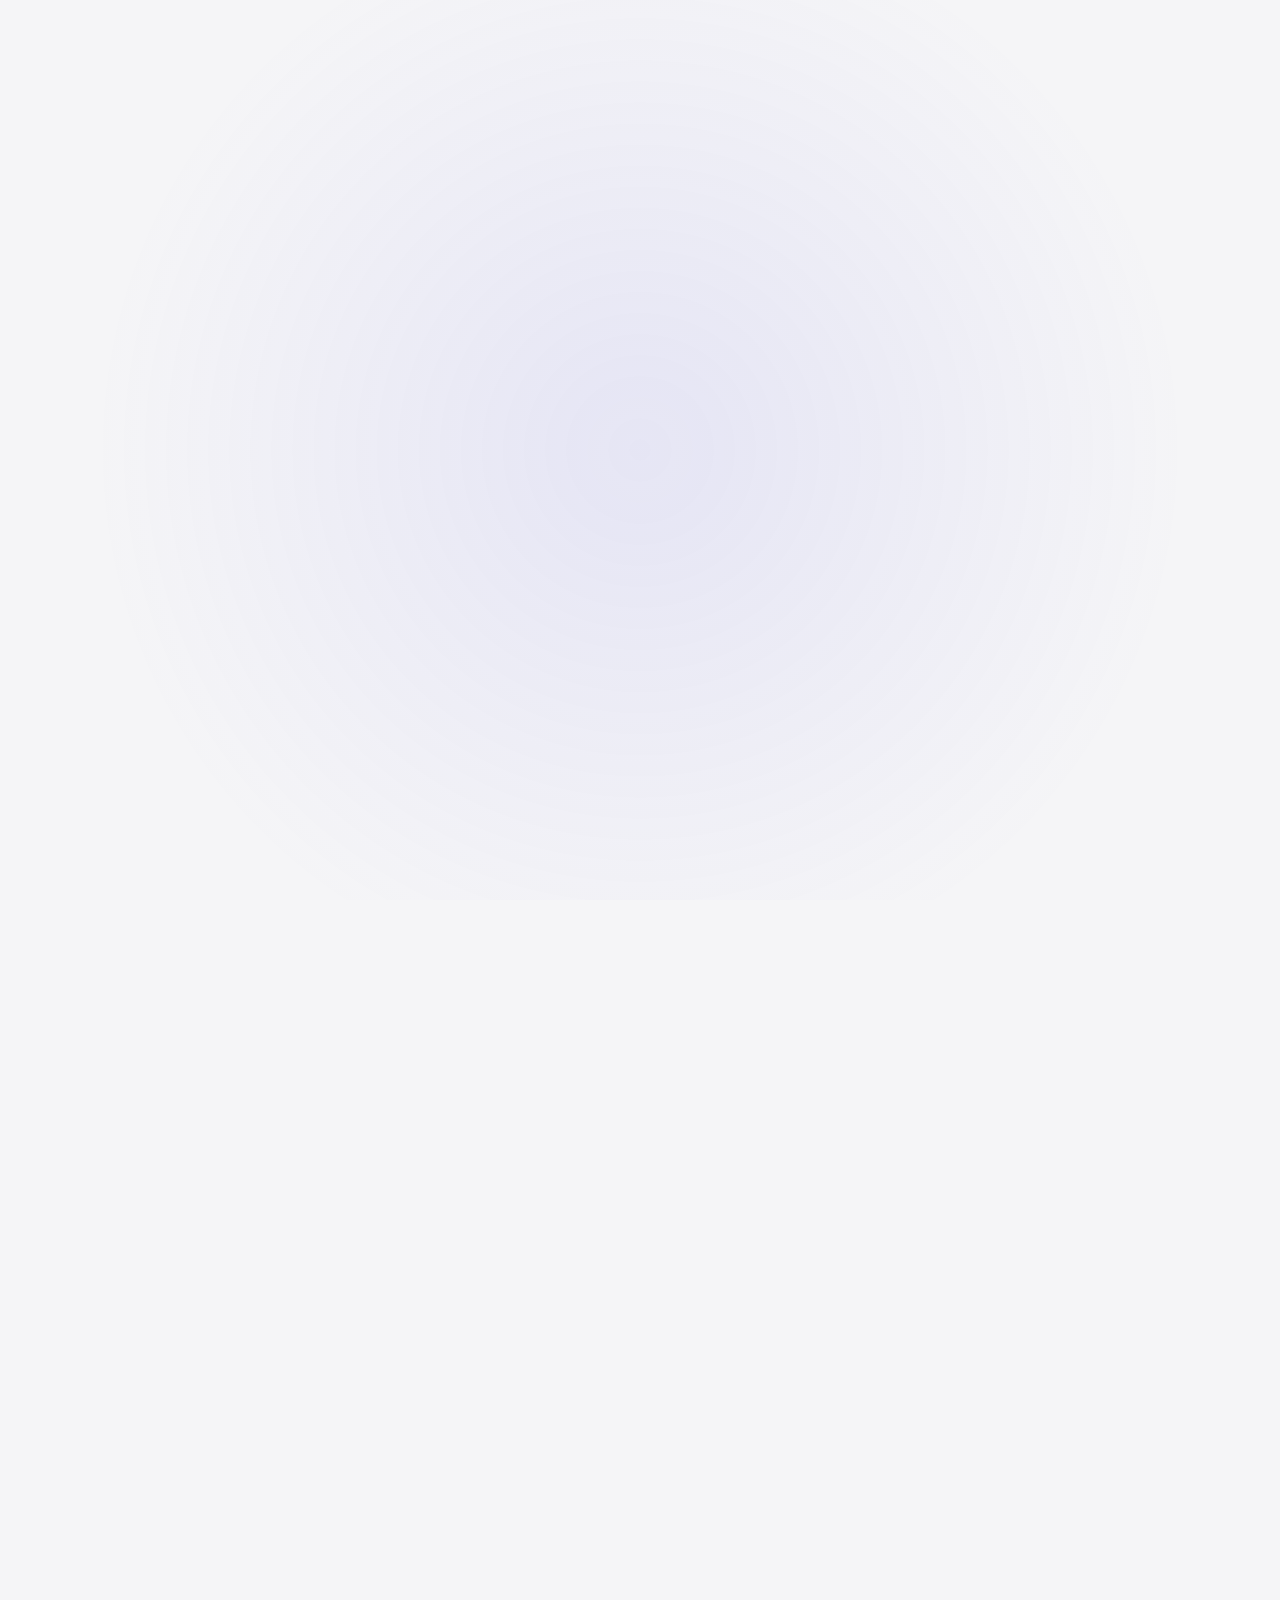
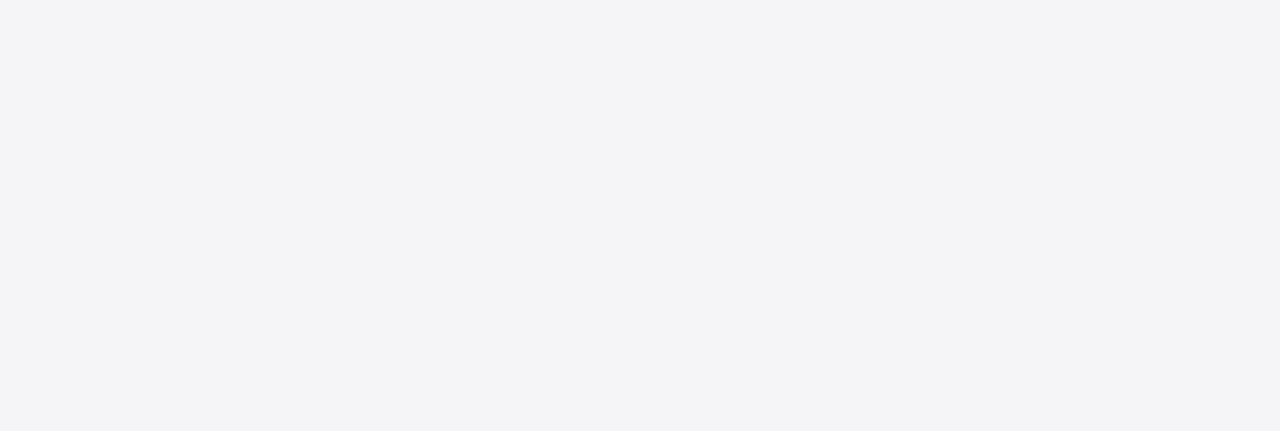
<file: website/index.html>
<!DOCTYPE html>
<html lang="zh-CN">

<head>
    <meta charset="UTF-8">
    <meta name="viewport" content="width=device-width, initial-scale=1.0">
    <title>流光倒计时 | Flux Timer - 极致简约的 macOS 计时交互美学</title>
    <link rel="stylesheet" href="style.css">
</head>

<body>
    <div id="bg-canvas-container"></div>

    <nav class="glass nav-fixed animate-nav-in">
        <div class="logo">
            <img src="app-icon.png" alt="Flux Timer Icon" id="app-icon">
            <span data-i18n="logoText">Flux Timer</span>
        </div>
        <div class="nav-controls">
            <button class="btn-icon" id="lang-toggle">
                <span id="lang-btn-text">EN</span>
            </button>
            <button class="btn-icon" id="theme-toggle">
                <svg id="theme-icon" class="icon" viewBox="0 0 24 24" fill="none" stroke="currentColor" stroke-width="2"
                    stroke-linecap="round" stroke-linejoin="round">
                    <circle cx="12" cy="12" r="5"></circle>
                    <line x1="12" y1="1" x2="12" y2="3"></line>
                    <line x1="12" y1="21" x2="12" y2="23"></line>
                    <line x1="4.22" y1="4.22" x2="5.64" y2="5.64"></line>
                    <line x1="18.36" y1="18.36" x2="19.78" y2="19.78"></line>
                    <line x1="1" y1="12" x2="3" y2="12"></line>
                    <line x1="21" y1="12" x2="23" y2="12"></line>
                    <line x1="4.22" y1="19.78" x2="5.64" y2="18.36"></line>
                    <line x1="18.36" y1="5.64" x2="19.78" y2="4.22"></line>
                </svg>
            </button>
        </div>
    </nav>

    <main class="container">
        <section class="hero animate-fade-in">
            <div class="hero-content">
                <h1 data-i18n="heroH1">一按一拉，<span class="gradient-text">静待流光</span></h1>
                <p data-i18n="heroP">专为 macOS 设计的极简计时器。原生液态玻璃视觉，细腻星辰粒子动效，让每一次等待都充满仪式感。</p>
                <div class="cta-buttons">
                    <a href="#" class="btn-primary" data-i18n="downloadBtn">立即下载</a>
                    <a href="https://github.com/ivean" target="_blank" class="btn-secondary">
                        <svg class="icon" viewBox="0 0 24 24" fill="currentColor">
                            <path
                                d="M12 0c-6.626 0-12 5.373-12 12 0 5.302 3.438 9.8 8.207 11.387.599.111.793-.261.793-.577v-2.234c-3.338.726-4.042-1.416-4.042-1.416-.546-1.387-1.333-1.756-1.333-1.756-1.089-.745.083-.729.083-.729 1.205.084 1.839 1.237 1.839 1.237 1.07 1.834 2.807 1.304 3.492.997.107-.775.418-1.305.762-1.604-2.665-.305-5.467-1.334-5.467-5.931 0-1.311.469-2.381 1.236-3.221-.124-.303-.535-1.524.117-3.176 0 0 1.008-.322 3.301 1.23.957-.266 1.983-.399 3.003-.404 1.02.005 2.047.138 3.006.404 2.291-1.552 3.297-1.23 3.297-1.23.653 1.653.242 2.874.118 3.176.77.84 1.235 1.911 1.235 3.221 0 4.609-2.807 5.624-5.479 5.921.43.372.823 1.102.823 2.222v3.293c0 .319.192.694.801.576 4.765-1.589 8.199-6.086 8.199-11.386 0-6.627-5.373-12-12-12z" />
                        </svg>
                        <span data-i18n="githubBtn">GitHub</span>
                    </a>
                </div>
            </div>
        </section>

        <section class="features">
            <div class="bento-grid">
                <!-- Large Item 1: Drag to Timer -->
                <div class="bento-item glass item-row animate-fade-in" style="animation-delay: 0.1s;">
                    <div class="bento-text">
                        <h3 data-i18n="feat1Title">线性触拽，精准定义</h3>
                        <p data-i18n="feat1Desc">独特的手柄拖拽交互，指尖滑动间精准定位每一秒。这是对时间的物理掌控感。</p>
                    </div>
                    <div class="bento-visual">
                        <div class="capsule-mockup">
                            <div class="handle"></div>
                            <div class="time">15 min</div>
                        </div>
                    </div>
                </div>

                <!-- Large Item 2: Dynamic Island -->
                <div class="bento-item glass item-row reverse animate-fade-in" style="animation-delay: 0.2s;">
                    <div class="bento-text">
                        <h3 data-i18n="feat2Title">流光悬浮微岛</h3>
                        <p data-i18n="feat2Desc">优雅的系统级悬浮通知，关键提醒如流光般轻盈跃动，不干扰，更懂你。</p>
                    </div>
                    <div class="bento-visual">
                        <div class="island-mockup">
                            <div class="dot"></div>
                            <span data-i18n="islandText">流光倒计时：12:00 结束</span>
                        </div>
                    </div>
                </div>

                <!-- Small Grid Items -->
                <div class="bento-item glass animate-fade-in" style="animation-delay: 0.3s;">
                    <div class="bento-text">
                        <h3 data-i18n="feat3Title">极致简约主义</h3>
                        <p data-i18n="feat3Desc">剔除冗余干扰，界面纯粹通透，让计时效率回归直觉。</p>
                    </div>
                </div>

                <div class="bento-item glass animate-fade-in" style="animation-delay: 0.4s;">
                    <div class="bento-text">
                        <h3 data-i18n="feat4Title">星辰粒子动效</h3>
                        <p data-i18n="feat4Desc">精细粒子交互渲染，每一次设定都是一次充满仪式感的视觉盛宴。</p>
                    </div>
                </div>

                <div class="bento-item glass animate-fade-in" style="animation-delay: 0.5s;">
                    <div class="bento-text">
                        <h3 data-i18n="feat5Title">液态玻璃美学</h3>
                        <p data-i18n="feat5Desc">原生级磨砂材质与动态光影，与现代 macOS 桌面完美浑然一体。</p>
                    </div>
                </div>
            </div>
        </section>

        <section class="extra-features">
            <h2 class="section-title animate-fade-in" data-i18n="extraTitle">更多精致细节</h2>
            <div class="extra-grid">
                <div class="extra-item glass animate-fade-in" style="animation-delay: 0.1s;">
                    <h3 data-i18n="detail1Title">智能时刻预览</h3>
                    <p data-i18n="detail1Desc">拖拽时实时显示预计结束的具体时刻，掌控节奏，从容不迫。</p>
                </div>
                <div class="extra-item glass animate-fade-in" style="animation-delay: 0.2s;">
                    <h3 data-i18n="detail2Title">一键场景预设</h3>
                    <p data-i18n="detail2Desc">快速开启泡面、专注或小睡模式，点击即刻进入高效状态。</p>
                </div>
                <div class="extra-item glass animate-fade-in" style="animation-delay: 0.3s;">
                    <h3 data-i18n="detail3Title">原生键盘交互</h3>
                    <p data-i18n="detail3Desc">支持直接输入数字修改时间，灵活应对各种快速计时需求。</p>
                </div>
                <div class="extra-item glass animate-fade-in" style="animation-delay: 0.4s;">
                    <h3 data-i18n="detail4Title">42度圆角曲率</h3>
                    <p data-i18n="detail4Desc">深度适配 Apple 级 42° 连续圆弧，摒弃直角，让每一处转角都流溢着自然的温润质感。</p>
                </div>
            </div>
        </section>
    </main>

    <footer class="container animate-fade-in">
        <div class="footer-content glass">
            <p class="footer-text" data-i18n="footerPrivacy">本网站不收集、不追踪、不存储任何访问数据。</p>
            <p class="footer-text">
                <span data-i18n="footerContact">任何建议或意见请发邮件至：</span>
                <a href="mailto:ivean@ivean.com" class="footer-highlight">ivean@ivean.com</a>
            </p>
            <p class="footer-links">
                <span data-i18n="footerCopyright">© 2026 流光倒计时. 来自</span>
                <a href="https://ivean.com" target="_blank" class="footer-highlight">ivean.com</a>
                <span data-i18n="footerSupport"> · 您可以</span>
                <a href="https://ivean.com/donate/" target="_blank" class="footer-highlight"
                    data-i18n="footerDonate">打赏</a>
                <span data-i18n="footerSupportPost">以支持我的创作</span>
            </p>
            <p class="footer-text beian" data-i18n="footerFiling">
                <!-- Links will be injected by JS -->
            </p>
        </div>
    </footer>

    <script src="script.js"></script>
</body>

</html>
</file>
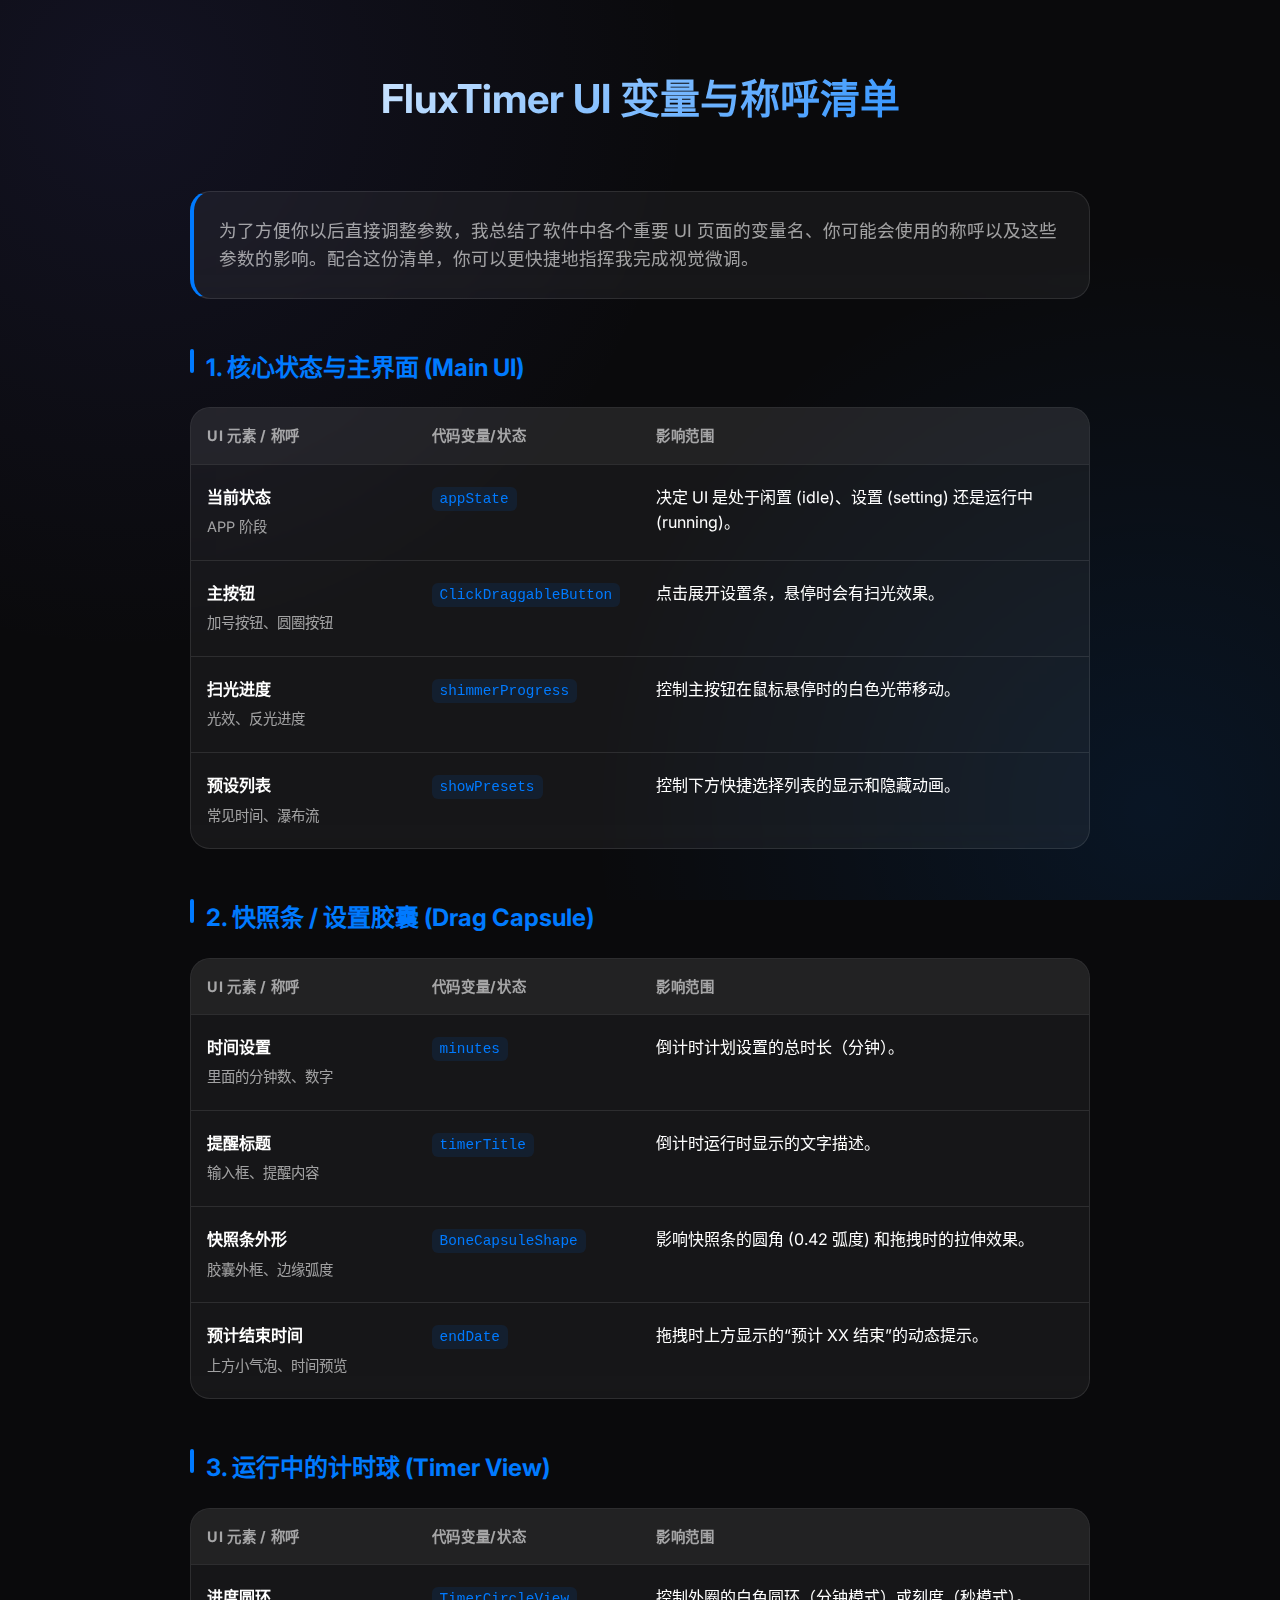
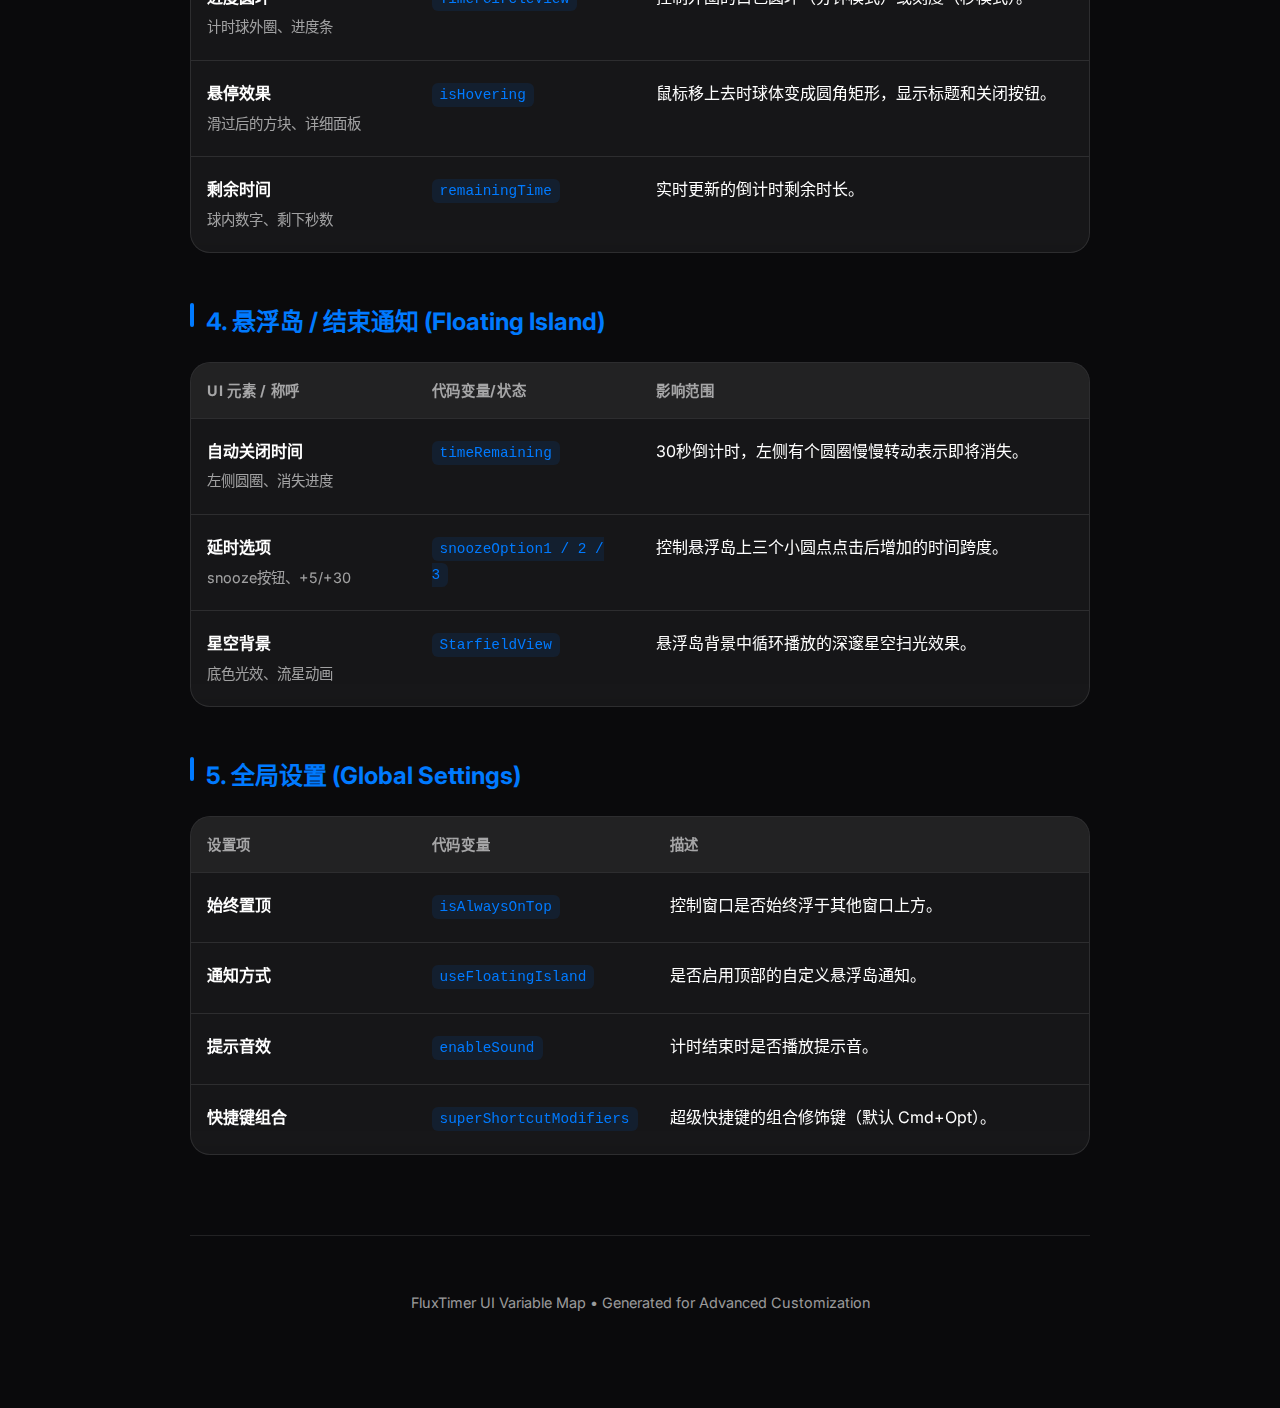
<file: FluxTimer_UI_Map.html>
<!DOCTYPE html>
<html lang="zh-CN">

<head>
    <meta charset="UTF-8">
    <meta name="viewport" content="width=device-width, initial-scale=1.0">
    <title>FluxTimer UI 变量与称呼清单</title>
    <link href="https://fonts.googleapis.com/css2?family=Inter:wght@400;500;600;700&display=swap" rel="stylesheet">
    <style>
        :root {
            --primary: #007aff;
            --bg: #0a0a0c;
            --card-bg: rgba(255, 255, 255, 0.05);
            --card-border: rgba(255, 255, 255, 0.1);
            --text-main: #ffffff;
            --text-secondary: rgba(255, 255, 255, 0.6);
            --accent: #5e5ce6;
        }

        * {
            box-sizing: border-box;
            -webkit-font-smoothing: antialiased;
        }

        body {
            font-family: 'Inter', -apple-system, BlinkMacSystemFont, "Segoe UI", Roboto, sans-serif;
            background-color: var(--bg);
            color: var(--text-main);
            line-height: 1.6;
            margin: 0;
            padding: 40px 20px;
            background-image:
                radial-gradient(circle at 10% 10%, rgba(94, 92, 230, 0.1) 0%, transparent 40%),
                radial-gradient(circle at 90% 90%, rgba(0, 122, 255, 0.1) 0%, transparent 40%);
            background-attachment: fixed;
        }

        .container {
            max-width: 900px;
            margin: 0 auto;
        }

        header {
            text-align: center;
            margin-bottom: 60px;
        }

        h1 {
            font-size: 2.5rem;
            font-weight: 700;
            margin-bottom: 15px;
            background: linear-gradient(135deg, #fff 0%, #007aff 100%);
            -webkit-background-clip: text;
            -webkit-text-fill-color: transparent;
        }

        .intro {
            background: var(--card-bg);
            border: 1px solid var(--card-border);
            backdrop-filter: blur(10px);
            padding: 25px;
            border-radius: 20px;
            margin-bottom: 40px;
            border-left: 4px solid var(--primary);
        }

        .intro p {
            margin: 0;
            color: var(--text-secondary);
            font-size: 1.1rem;
        }

        h2 {
            font-size: 1.5rem;
            margin-top: 50px;
            margin-bottom: 20px;
            display: flex;
            alignment: center;
            color: var(--primary);
        }

        h2::before {
            content: "";
            display: inline-block;
            width: 4px;
            height: 24px;
            background: var(--primary);
            margin-right: 12px;
            border-radius: 2px;
        }

        .card {
            background: var(--card-bg);
            border: 1px solid var(--card-border);
            backdrop-filter: blur(10px);
            border-radius: 20px;
            overflow: hidden;
            margin-bottom: 30px;
            transition: transform 0.3s ease, box-shadow 0.3s ease;
        }

        .card:hover {
            transform: translateY(-5px);
            box-shadow: 0 10px 30px rgba(0, 0, 0, 0.3);
            border-color: rgba(255, 255, 255, 0.2);
        }

        table {
            width: 100%;
            border-collapse: collapse;
            text-align: left;
        }

        th {
            background: rgba(255, 255, 255, 0.05);
            padding: 16px;
            font-size: 0.9rem;
            text-transform: uppercase;
            letter-spacing: 0.05em;
            color: var(--text-secondary);
            border-bottom: 1px solid var(--card-border);
        }

        td {
            padding: 20px 16px;
            border-bottom: 1px solid var(--card-border);
            vertical-align: top;
        }

        tr:last-child td {
            border-bottom: none;
        }

        .variable {
            font-family: 'SFMono-Regular', Consolas, 'Liberation Mono', Menlo, monospace;
            color: var(--primary);
            background: rgba(0, 122, 255, 0.1);
            padding: 4px 8px;
            border-radius: 6px;
            font-size: 0.9rem;
        }

        .alias {
            font-weight: 600;
            color: #fff;
            display: block;
            margin-bottom: 4px;
        }

        .effect {
            font-size: 0.9rem;
            color: var(--text-secondary);
        }

        .badge {
            display: inline-block;
            padding: 2px 8px;
            border-radius: 20px;
            font-size: 0.75rem;
            font-weight: 700;
            background: var(--accent);
            color: white;
            margin-bottom: 10px;
        }

        footer {
            margin-top: 80px;
            text-align: center;
            padding: 40px;
            border-top: 1px solid var(--card-border);
            color: var(--text-secondary);
            font-size: 0.9rem;
        }

        @media (max-width: 600px) {

            td,
            th {
                padding: 12px;
            }

            h1 {
                font-size: 1.8rem;
            }
        }
    </style>
</head>

<body>
    <div class="container">
        <header>
            <h1>FluxTimer UI 变量与称呼清单</h1>
        </header>

        <div class="intro">
            <p>为了方便你以后直接调整参数，我总结了软件中各个重要 UI 页面的变量名、你可能会使用的称呼以及这些参数的影响。配合这份清单，你可以更快捷地指挥我完成视觉微调。</p>
        </div>

        <h2>1. 核心状态与主界面 (Main UI)</h2>
        <div class="card">
            <table>
                <thead>
                    <tr>
                        <th style="width: 25%">UI 元素 / 称呼</th>
                        <th style="width: 25%">代码变量/状态</th>
                        <th>影响范围</th>
                    </tr>
                </thead>
                <tbody>
                    <tr>
                        <td><span class="alias">当前状态</span><span class="effect">APP 阶段</span></td>
                        <td><span class="variable">appState</span></td>
                        <td>决定 UI 是处于闲置 (idle)、设置 (setting) 还是运行中 (running)。</td>
                    </tr>
                    <tr>
                        <td><span class="alias">主按钮</span><span class="effect">加号按钮、圆圈按钮</span></td>
                        <td><span class="variable">ClickDraggableButton</span></td>
                        <td>点击展开设置条，悬停时会有扫光效果。</td>
                    </tr>
                    <tr>
                        <td><span class="alias">扫光进度</span><span class="effect">光效、反光进度</span></td>
                        <td><span class="variable">shimmerProgress</span></td>
                        <td>控制主按钮在鼠标悬停时的白色光带移动。</td>
                    </tr>
                    <tr>
                        <td><span class="alias">预设列表</span><span class="effect">常见时间、瀑布流</span></td>
                        <td><span class="variable">showPresets</span></td>
                        <td>控制下方快捷选择列表的显示和隐藏动画。</td>
                    </tr>
                </tbody>
            </table>
        </div>

        <h2>2. 快照条 / 设置胶囊 (Drag Capsule)</h2>
        <div class="card">
            <table>
                <thead>
                    <tr>
                        <th style="width: 25%">UI 元素 / 称呼</th>
                        <th style="width: 25%">代码变量/状态</th>
                        <th>影响范围</th>
                    </tr>
                </thead>
                <tbody>
                    <tr>
                        <td><span class="alias">时间设置</span><span class="effect">里面的分钟数、数字</span></td>
                        <td><span class="variable">minutes</span></td>
                        <td>倒计时计划设置的总时长（分钟）。</td>
                    </tr>
                    <tr>
                        <td><span class="alias">提醒标题</span><span class="effect">输入框、提醒内容</span></td>
                        <td><span class="variable">timerTitle</span></td>
                        <td>倒计时运行时显示的文字描述。</td>
                    </tr>
                    <tr>
                        <td><span class="alias">快照条外形</span><span class="effect">胶囊外框、边缘弧度</span></td>
                        <td><span class="variable">BoneCapsuleShape</span></td>
                        <td>影响快照条的圆角 (0.42 弧度) 和拖拽时的拉伸效果。</td>
                    </tr>
                    <tr>
                        <td><span class="alias">预计结束时间</span><span class="effect">上方小气泡、时间预览</span></td>
                        <td><span class="variable">endDate</span></td>
                        <td>拖拽时上方显示的“预计 XX 结束”的动态提示。</td>
                    </tr>
                </tbody>
            </table>
        </div>

        <h2>3. 运行中的计时球 (Timer View)</h2>
        <div class="card">
            <table>
                <thead>
                    <tr>
                        <th style="width: 25%">UI 元素 / 称呼</th>
                        <th style="width: 25%">代码变量/状态</th>
                        <th>影响范围</th>
                    </tr>
                </thead>
                <tbody>
                    <tr>
                        <td><span class="alias">进度圆环</span><span class="effect">计时球外圈、进度条</span></td>
                        <td><span class="variable">TimerCircleView</span></td>
                        <td>控制外圈的白色圆环（分钟模式）或刻度（秒模式）。</td>
                    </tr>
                    <tr>
                        <td><span class="alias">悬停效果</span><span class="effect">滑过后的方块、详细面板</span></td>
                        <td><span class="variable">isHovering</span></td>
                        <td>鼠标移上去时球体变成圆角矩形，显示标题和关闭按钮。</td>
                    </tr>
                    <tr>
                        <td><span class="alias">剩余时间</span><span class="effect">球内数字、剩下秒数</span></td>
                        <td><span class="variable">remainingTime</span></td>
                        <td>实时更新的倒计时剩余时长。</td>
                    </tr>
                </tbody>
            </table>
        </div>

        <h2>4. 悬浮岛 / 结束通知 (Floating Island)</h2>
        <div class="card">
            <table>
                <thead>
                    <tr>
                        <th style="width: 25%">UI 元素 / 称呼</th>
                        <th style="width: 25%">代码变量/状态</th>
                        <th>影响范围</th>
                    </tr>
                </thead>
                <tbody>
                    <tr>
                        <td><span class="alias">自动关闭时间</span><span class="effect">左侧圆圈、消失进度</span></td>
                        <td><span class="variable">timeRemaining</span></td>
                        <td>30秒倒计时，左侧有个圆圈慢慢转动表示即将消失。</td>
                    </tr>
                    <tr>
                        <td><span class="alias">延时选项</span><span class="effect">snooze按钮、+5/+30</span></td>
                        <td><span class="variable">snoozeOption1 / 2 / 3</span></td>
                        <td>控制悬浮岛上三个小圆点点击后增加的时间跨度。</td>
                    </tr>
                    <tr>
                        <td><span class="alias">星空背景</span><span class="effect">底色光效、流星动画</span></td>
                        <td><span class="variable">StarfieldView</span></td>
                        <td>悬浮岛背景中循环播放的深邃星空扫光效果。</td>
                    </tr>
                </tbody>
            </table>
        </div>

        <h2>5. 全局设置 (Global Settings)</h2>
        <div class="card">
            <table>
                <thead>
                    <tr>
                        <th style="width: 25%">设置项</th>
                        <th style="width: 25%">代码变量</th>
                        <th>描述</th>
                    </tr>
                </thead>
                <tbody>
                    <tr>
                        <td><span class="alias">始终置顶</span></td>
                        <td><span class="variable">isAlwaysOnTop</span></td>
                        <td>控制窗口是否始终浮于其他窗口上方。</td>
                    </tr>
                    <tr>
                        <td><span class="alias">通知方式</span></td>
                        <td><span class="variable">useFloatingIsland</span></td>
                        <td>是否启用顶部的自定义悬浮岛通知。</td>
                    </tr>
                    <tr>
                        <td><span class="alias">提示音效</span></td>
                        <td><span class="variable">enableSound</span></td>
                        <td>计时结束时是否播放提示音。</td>
                    </tr>
                    <tr>
                        <td><span class="alias">快捷键组合</span></td>
                        <td><span class="variable">superShortcutModifiers</span></td>
                        <td>超级快捷键的组合修饰键（默认 Cmd+Opt）。</td>
                    </tr>
                </tbody>
            </table>
        </div>

        <footer>
            <p>FluxTimer UI Variable Map • Generated for Advanced Customization</p>
        </footer>
    </div>
</body>

</html>
</file>
<file: website/style.css>
:root {
    --primary-color: #0A84FF;
    --primary-gradient: linear-gradient(135deg, #5E5CE6, #0A84FF);
    --bg-color: #F5F5F7;
    --text-primary: #1D1D1F;
    --text-secondary: #86868B;
    --glass-bg: rgba(255, 255, 255, 0.4);
    --glass-border: rgba(255, 255, 255, 0.3);
    --shadow: 0 10px 40px rgba(0, 0, 0, 0.05);
    --accent-light: rgba(94, 92, 230, 0.1);
}

[data-theme="dark"] {
    --bg-color: #000000;
    --text-primary: #F5F5F7;
    --text-secondary: #A1A1A6;
    --glass-bg: rgba(28, 28, 30, 0.6);
    --glass-border: rgba(255, 255, 255, 0.1);
    --shadow: 0 20px 60px rgba(0, 0, 0, 0.6);
    --accent-light: rgba(10, 132, 255, 0.15);
}

* {
    margin: 0;
    padding: 0;
    box-sizing: border-box;
    -webkit-font-smoothing: antialiased;
}

body {
    font-family: -apple-system, BlinkMacSystemFont, "SF Pro Display", "SF Pro Icons", "Helvetica Neue", Helvetica, Arial, sans-serif;
    background-color: var(--bg-color);
    color: var(--text-primary);
    line-height: 1.5;
    overflow-x: hidden;
    transition: background-color 0.4s ease, color 0.4s ease;
}

#bg-canvas-container {
    position: fixed;
    top: 0;
    left: 0;
    width: 100vw;
    height: 100vh;
    z-index: -1;
    background: radial-gradient(circle at 50% 50%, var(--accent-light) 0%, transparent 70%);
}

.container {
    max-width: 1100px;
    margin: 0 auto;
    padding: 0 24px;
}

.glass {
    background: var(--glass-bg);
    backdrop-filter: blur(20px) saturate(180%);
    -webkit-backdrop-filter: blur(20px) saturate(180%);
    border: 1px solid var(--glass-border);
    box-shadow: var(--shadow);
}

/* Nav */
.nav-fixed {
    position: fixed;
    top: 24px;
    left: 50%;
    transform: translateX(-50%);
    /* Base centering */
    width: min(1100px, calc(100% - 48px));
    height: 64px;
    display: flex;
    justify-content: space-between;
    align-items: center;
    padding: 0 24px;
    z-index: 1000;
    border-radius: 20px;
}

.animate-nav-in {
    opacity: 0;
    animation: navFadeIn 0.8s ease-out forwards;
}

@keyframes navFadeIn {
    from {
        opacity: 0;
        transform: translate(-50%, 20px);
        /* Keep -50% X while animating Y */
    }

    to {
        opacity: 1;
        transform: translate(-50%, 0);
    }
}

.logo {
    display: flex;
    align-items: center;
    gap: 10px;
    font-weight: 700;
    font-size: 1.2rem;
}

#app-icon {
    width: 30px;
    height: 30px;
    border-radius: 7px;
}

.nav-controls {
    display: flex;
    gap: 8px;
}

.btn-icon {
    background: transparent;
    border: none;
    cursor: pointer;
    padding: 8px 12px;
    border-radius: 12px;
    color: var(--text-primary);
    font-weight: 600;
    display: flex;
    align-items: center;
    justify-content: center;
    transition: background 0.2s;
}

.btn-icon:hover {
    background: rgba(128, 128, 128, 0.1);
}

.icon {
    width: 20px;
    height: 20px;
}

/* Hero */
.hero {
    padding-top: 180px;
    padding-bottom: 80px;
    text-align: center;
}

.hero h1 {
    font-size: clamp(2.5rem, 8vw, 4.5rem);
    font-weight: 800;
    letter-spacing: -0.03em;
    margin-bottom: 20px;
    line-height: 1.1;
}

.gradient-text {
    background: var(--primary-gradient);
    -webkit-background-clip: text;
    background-clip: text;
    -webkit-text-fill-color: transparent;
}

.hero p {
    font-size: clamp(1.1rem, 3vw, 1.3rem);
    color: var(--text-secondary);
    margin: 0 auto 40px;
    max-width: 600px;
}

.cta-buttons {
    display: flex;
    gap: 16px;
    justify-content: center;
}

.btn-primary {
    background: var(--primary-color);
    color: white;
    padding: 16px 36px;
    border-radius: 18px;
    text-decoration: none;
    font-weight: 600;
    transition: transform 0.2s cubic-bezier(0.2, 0, 0, 1), box-shadow 0.2s;
    box-shadow: 0 10px 20px rgba(10, 132, 255, 0.3);
}

.btn-primary:hover {
    transform: translateY(-2px) scale(1.02);
    box-shadow: 0 15px 30px rgba(10, 132, 255, 0.4);
}

.btn-secondary {
    display: flex;
    align-items: center;
    gap: 8px;
    padding: 16px 28px;
    border-radius: 18px;
    text-decoration: none;
    font-weight: 600;
    color: var(--text-primary);
    background: var(--glass-bg);
    border: 1px solid var(--glass-border);
    transition: all 0.2s;
}

.btn-secondary:hover {
    background: rgba(128, 128, 128, 0.1);
}

/* Bento Grid */
.features {
    padding-bottom: 100px;
}

.bento-grid {
    display: grid;
    grid-template-columns: repeat(3, 1fr);
    gap: 20px;
}

.bento-item {
    border-radius: 30px;
    overflow: hidden;
    padding: 30px;
    transition: transform 0.3s ease;
}

.bento-item:hover {
    transform: translateY(-5px);
}

.item-row {
    grid-column: span 3;
    display: flex;
    align-items: center;
    gap: 40px;
    min-height: 320px;
}

.item-row.reverse {
    flex-direction: row-reverse;
}

.bento-text {
    flex: 1;
}

.bento-visual {
    flex: 1;
    display: flex;
    justify-content: center;
    align-items: center;
}

.bento-item h3 {
    font-size: 1.6rem;
    margin-bottom: 12px;
    font-weight: 700;
}

.bento-item p {
    font-size: 1.05rem;
    color: var(--text-secondary);
    line-height: 1.5;
}

/* Visual Mockups */
.capsule-mockup {
    width: 240px;
    height: 60px;
    background: rgba(255, 255, 255, 0.2);
    border-radius: 30px;
    border: 2px solid rgba(255, 255, 255, 0.4);
    display: flex;
    align-items: center;
    padding: 0 10px;
    position: relative;
    box-shadow: 0 10px 30px rgba(0, 0, 0, 0.1);
}

.capsule-mockup .handle {
    width: 40px;
    height: 40px;
    background: white;
    border-radius: 50%;
    margin-left: auto;
    box-shadow: 0 4px 10px rgba(0, 0, 0, 0.1);
}

.capsule-mockup .time {
    position: absolute;
    left: 20px;
    font-weight: 700;
    font-size: 1.1rem;
    color: var(--text-primary);
}

.island-mockup {
    width: 280px;
    height: 40px;
    background: #000;
    border-radius: 20px;
    display: flex;
    align-items: center;
    padding: 0 15px;
    gap: 10px;
    color: white;
    font-size: 0.9rem;
    font-weight: 500;
}

.island-mockup .dot {
    width: 8px;
    height: 8px;
    background: #5E5CE6;
    border-radius: 50%;
    box-shadow: 0 0 10px #5E5CE6;
}

/* Extra Features */
.extra-features {
    padding-bottom: 100px;
    text-align: center;
}

.section-title {
    font-size: 2.2rem;
    margin-bottom: 40px;
    font-weight: 800;
}

.extra-grid {
    display: grid;
    grid-template-columns: repeat(auto-fit, minmax(240px, 1fr));
    gap: 20px;
    text-align: left;
}

.extra-item {
    padding: 30px;
    border-radius: 24px;
}

.extra-item h3 {
    font-size: 1.3rem;
    margin-bottom: 8px;
}

.extra-item p {
    color: var(--text-secondary);
}

/* Footer (Matching Reference Style) */
footer {
    padding-bottom: 30px;
    /* Reduced excessive blank space */
}

.footer-content {
    padding: 40px 24px;
    border-radius: 30px;
    text-align: center;
    display: flex;
    flex-direction: column;
    gap: 12px;
    /* Uniform line spacing for all 4 lines */
}

.footer-text,
.footer-links {
    font-size: 0.95rem;
    color: var(--text-secondary);
    margin: 0;
    /* Clear default paragraph spacing */
    line-height: 1;
    /* Tighten for consistent gap control */
}

.footer-highlight {
    color: var(--primary-color);
    font-weight: 600;
    text-decoration: none;
}

.beian {
    display: flex;
    flex-direction: row;
    justify-content: center;
    gap: 16px;
    opacity: 0.6;
}

.beian a {
    color: inherit;
    text-decoration: none;
}

.beian a:hover {
    text-decoration: underline;
}

/* Animations */
@keyframes fadeIn {
    from {
        opacity: 0;
        transform: translateY(20px);
    }

    to {
        opacity: 1;
        transform: translateY(0);
    }
}

.animate-fade-in {
    opacity: 0;
    animation: fadeIn 0.8s ease-out forwards;
}

@media (max-width: 850px) {
    .bento-grid {
        grid-template-columns: 1fr;
    }

    .item-row {
        flex-direction: column;
        text-align: center;
        padding: 40px 20px;
    }

    .item-row.reverse {
        flex-direction: column;
    }

    .hero h1 {
        font-size: 3rem;
    }
}
</file>
